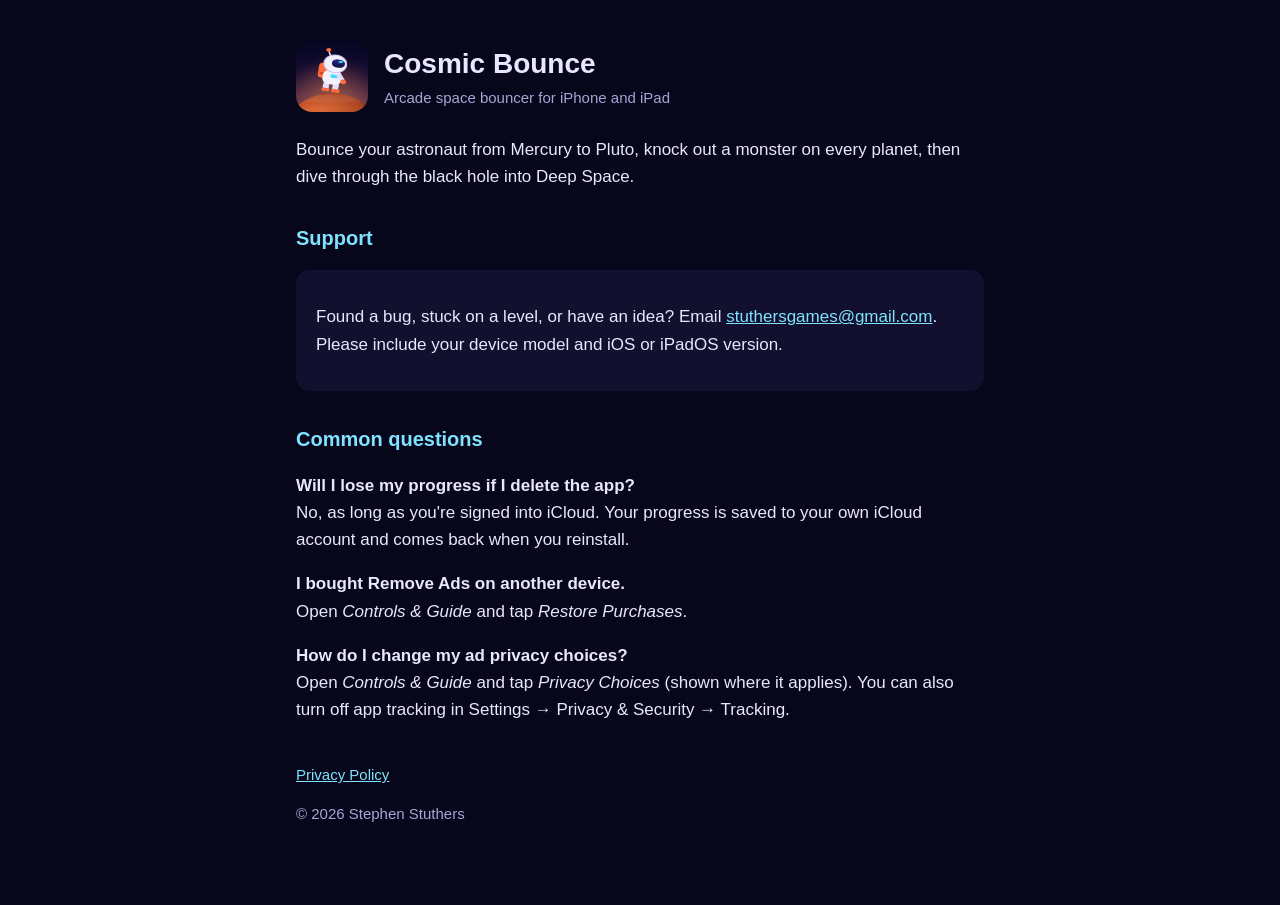
<file: index.html>
<!doctype html>
<html lang="en">
<head>
<meta charset="utf-8">
<meta name="viewport" content="width=device-width, initial-scale=1">
<title>Cosmic Bounce: Support</title>
<meta name="description" content="Support and contact for Cosmic Bounce, an arcade space bouncer for iPhone and iPad.">
<link rel="stylesheet" href="style.css">
<link rel="icon" href="icon.png">
</head>
<body>
<main>
  <header>
    <img src="icon.png" alt="Cosmic Bounce app icon">
    <div>
      <h1>Cosmic Bounce</h1>
      <div class="muted">Arcade space bouncer for iPhone and iPad</div>
    </div>
  </header>

  <p>Bounce your astronaut from Mercury to Pluto, knock out a monster on every planet, then dive through the black hole into Deep Space.</p>

  <h2>Support</h2>
  <div class="card">
    <p>Found a bug, stuck on a level, or have an idea? Email <a href="mailto:stuthersgames@gmail.com">stuthersgames@gmail.com</a>. Please include your device model and iOS or iPadOS version.</p>
  </div>

  <h2>Common questions</h2>
  <p><strong>Will I lose my progress if I delete the app?</strong><br>
  No, as long as you're signed into iCloud. Your progress is saved to your own iCloud account and comes back when you reinstall.</p>

  <p><strong>I bought Remove Ads on another device.</strong><br>
  Open <em>Controls &amp; Guide</em> and tap <em>Restore Purchases</em>.</p>

  <p><strong>How do I change my ad privacy choices?</strong><br>
  Open <em>Controls &amp; Guide</em> and tap <em>Privacy Choices</em> (shown where it applies). You can also turn off app tracking in Settings &rarr; Privacy &amp; Security &rarr; Tracking.</p>

  <nav>
    <a href="privacy.html">Privacy Policy</a>
  </nav>
  <p class="muted">&copy; 2026 Stephen Stuthers</p>
</main>
</body>
</html>
</file>
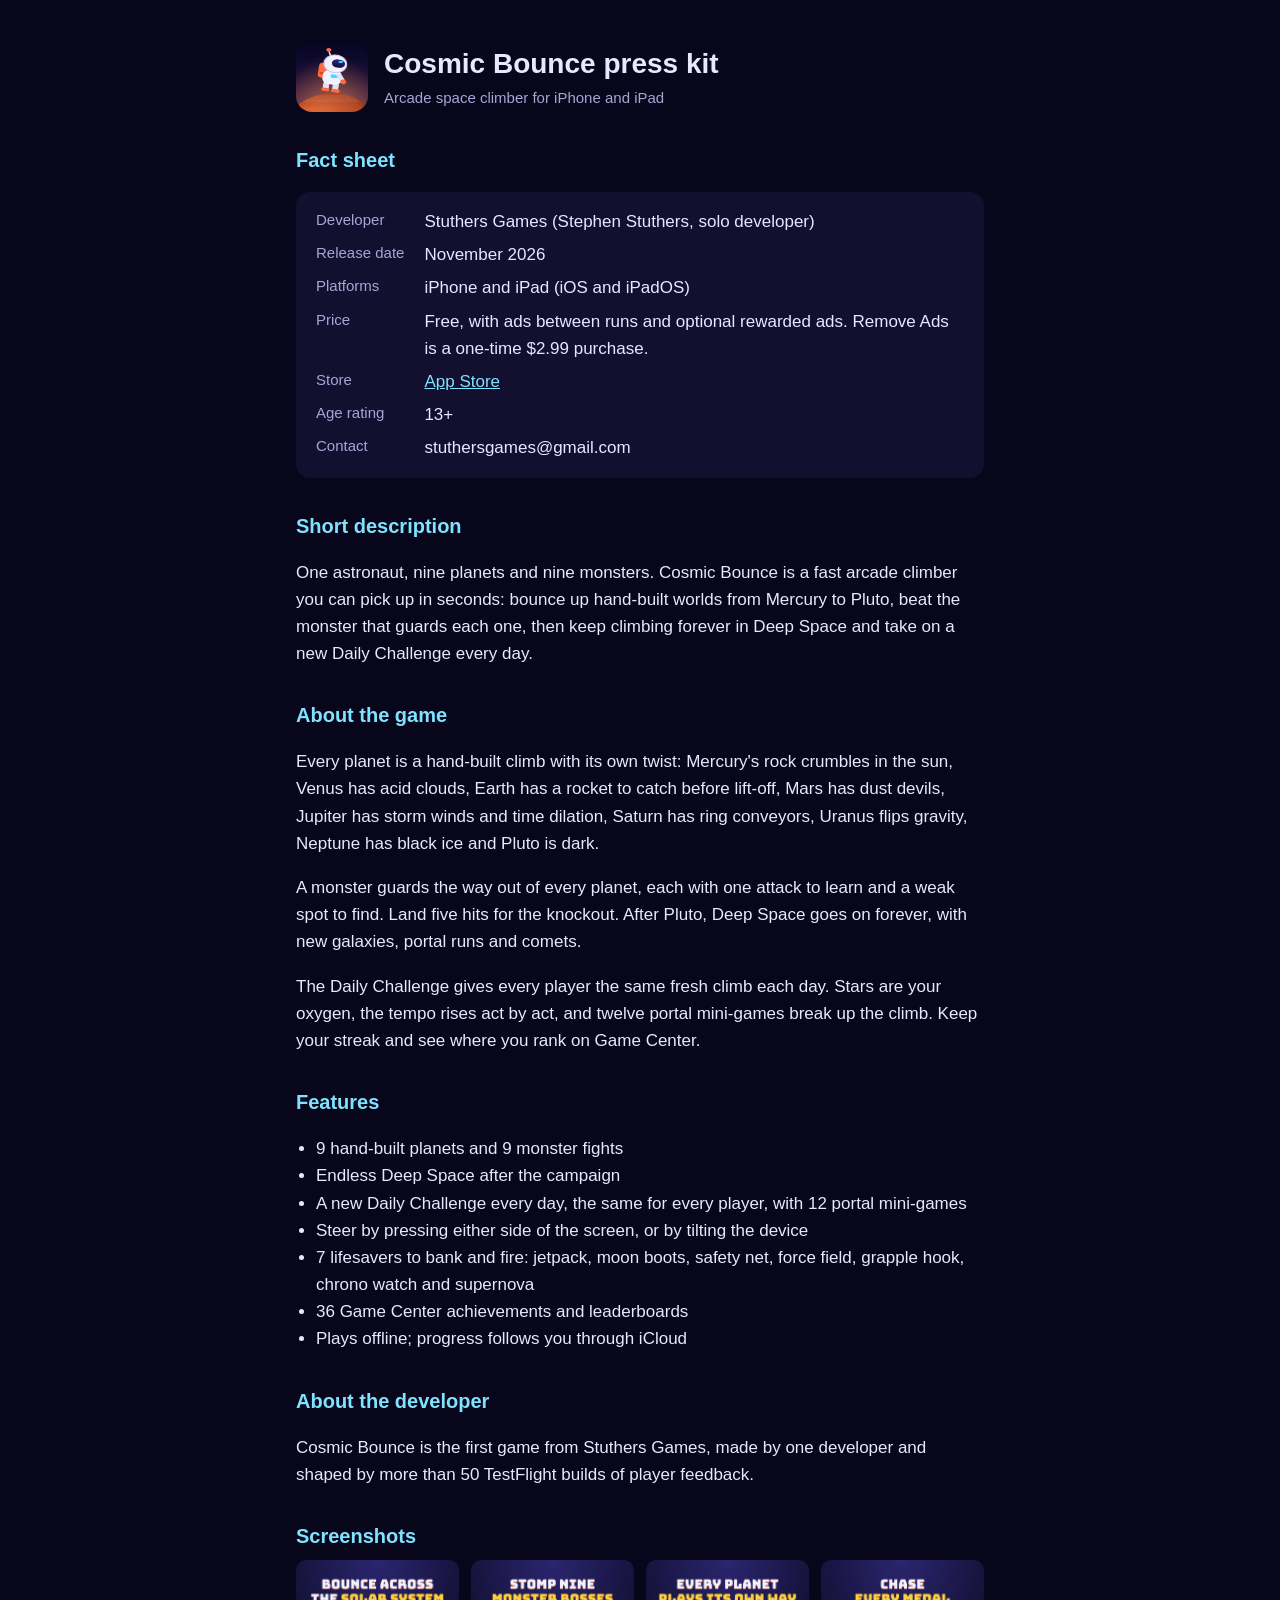
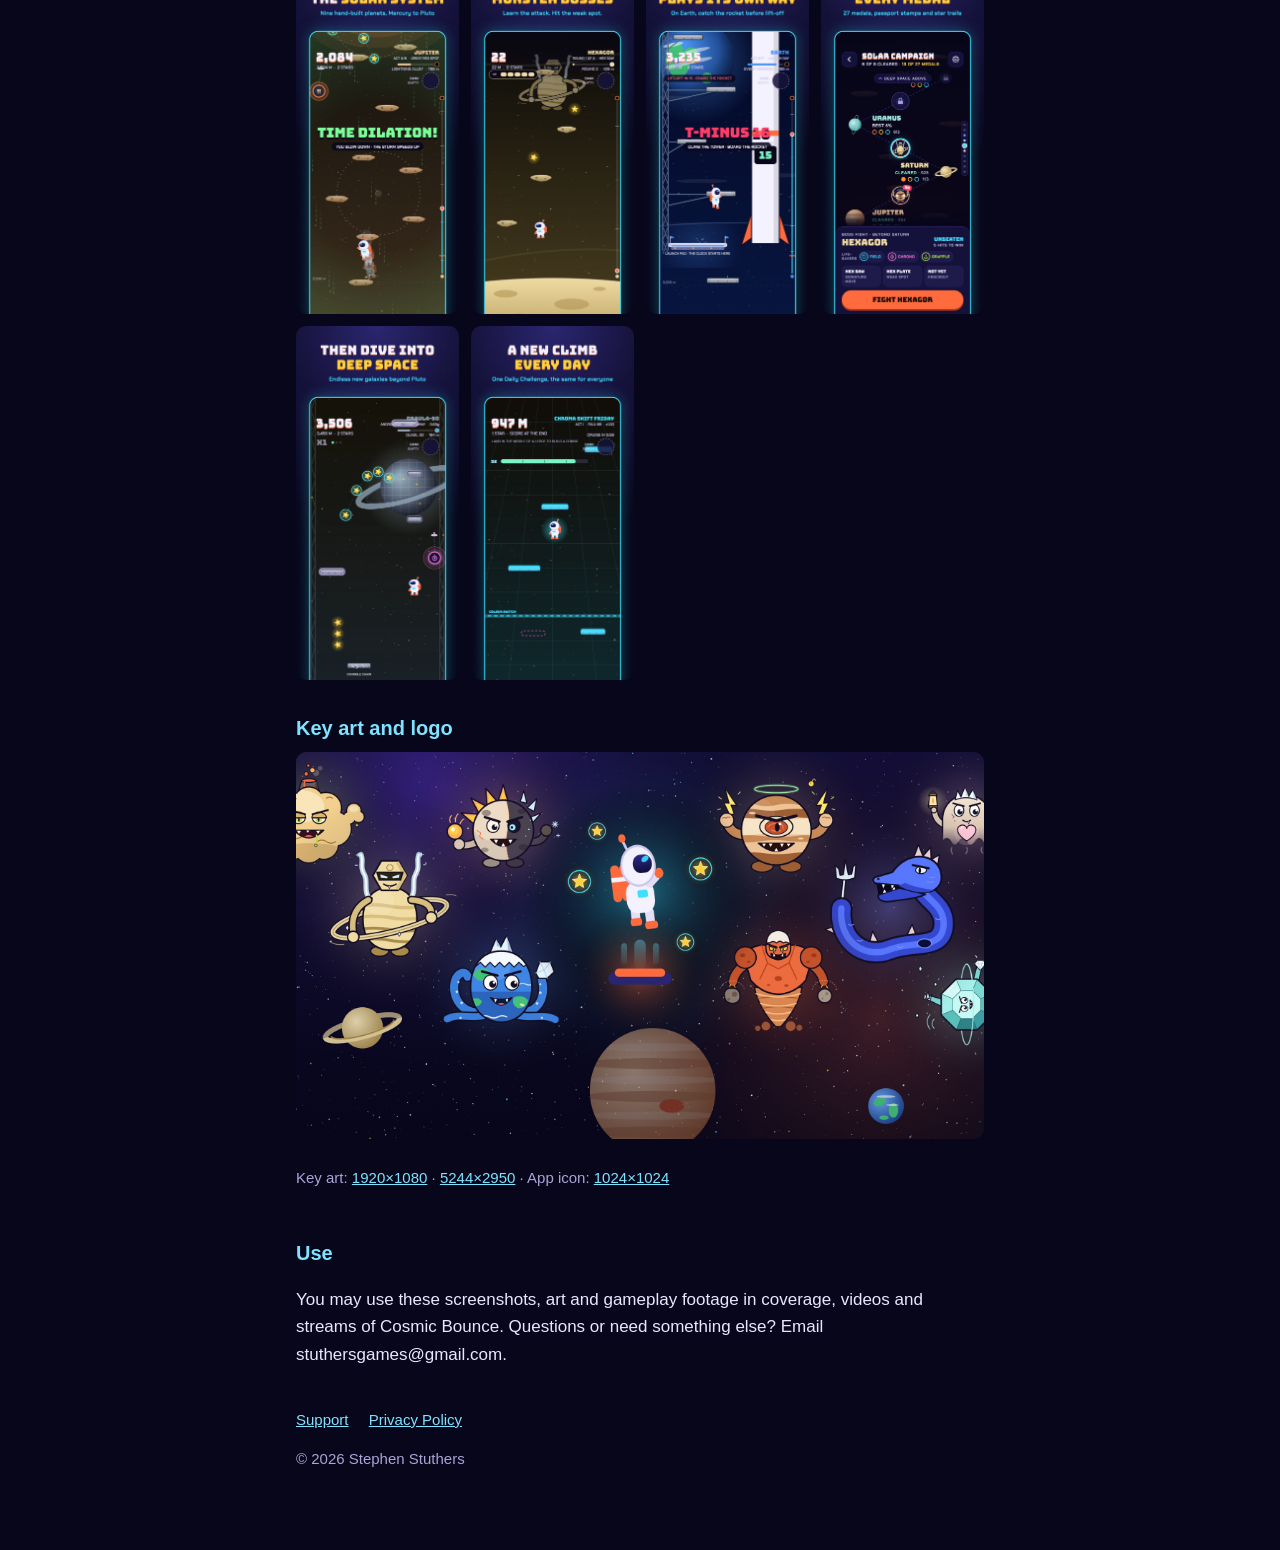
<file: presskit.html>
<!doctype html>
<html lang="en">
<head>
<meta charset="utf-8">
<meta name="viewport" content="width=device-width, initial-scale=1">
<title>Cosmic Bounce: Press Kit</title>
<meta name="description" content="Press kit for Cosmic Bounce, an arcade space climber for iPhone and iPad by a solo developer: facts, description, screenshots, key art and contact.">
<link rel="stylesheet" href="style.css">
<link rel="icon" href="icon.png">
<style>
  dl { display: grid; grid-template-columns: max-content 1fr; gap: 6px 20px; margin: 0; }
  dt { color: var(--muted); font-size: 15px; }
  dd { margin: 0; }
  .shots { display: grid; grid-template-columns: repeat(auto-fill, minmax(150px, 1fr)); gap: 12px; }
  .shots a { display: block; }
  .shots img, .art img { width: 100%; border-radius: 10px; display: block; }
  .art { display: grid; gap: 12px; }
  ul { padding-left: 20px; }
  @media (max-width: 480px) { dl { grid-template-columns: 1fr; } dt { margin-top: 8px; } }
</style>
</head>
<body>
<main>
  <header>
    <img src="icon.png" alt="Cosmic Bounce app icon">
    <div>
      <h1>Cosmic Bounce press kit</h1>
      <div class="muted">Arcade space climber for iPhone and iPad</div>
    </div>
  </header>

  <h2>Fact sheet</h2>
  <div class="card">
    <dl>
      <dt>Developer</dt><dd>Stuthers Games (Stephen Stuthers, solo developer)</dd>
      <dt>Release date</dt><dd>November 2026</dd>
      <dt>Platforms</dt><dd>iPhone and iPad (iOS and iPadOS)</dd>
      <dt>Price</dt><dd>Free, with ads between runs and optional rewarded ads. Remove Ads is a one-time $2.99 purchase.</dd>
      <dt>Store</dt><dd><a href="https://apps.apple.com/app/id6816487274">App Store</a></dd>
      <dt>Age rating</dt><dd>13+</dd>
      <dt>Contact</dt><dd>stuthersgames@gmail.com</dd>
    </dl>
  </div>

  <h2>Short description</h2>
  <p>One astronaut, nine planets and nine monsters. Cosmic Bounce is a fast arcade climber you can pick up in seconds: bounce up hand-built worlds from Mercury to Pluto, beat the monster that guards each one, then keep climbing forever in Deep Space and take on a new Daily Challenge every day.</p>

  <h2>About the game</h2>
  <p>Every planet is a hand-built climb with its own twist: Mercury's rock crumbles in the sun, Venus has acid clouds, Earth has a rocket to catch before lift-off, Mars has dust devils, Jupiter has storm winds and time dilation, Saturn has ring conveyors, Uranus flips gravity, Neptune has black ice and Pluto is dark.</p>
  <p>A monster guards the way out of every planet, each with one attack to learn and a weak spot to find. Land five hits for the knockout. After Pluto, Deep Space goes on forever, with new galaxies, portal runs and comets.</p>
  <p>The Daily Challenge gives every player the same fresh climb each day. Stars are your oxygen, the tempo rises act by act, and twelve portal mini-games break up the climb. Keep your streak and see where you rank on Game Center.</p>

  <h2>Features</h2>
  <ul>
    <li>9 hand-built planets and 9 monster fights</li>
    <li>Endless Deep Space after the campaign</li>
    <li>A new Daily Challenge every day, the same for every player, with 12 portal mini-games</li>
    <li>Steer by pressing either side of the screen, or by tilting the device</li>
    <li>7 lifesavers to bank and fire: jetpack, moon boots, safety net, force field, grapple hook, chrono watch and supernova</li>
    <li>36 Game Center achievements and leaderboards</li>
    <li>Plays offline; progress follows you through iCloud</li>
  </ul>

  <h2>About the developer</h2>
  <p>Cosmic Bounce is the first game from Stuthers Games, made by one developer and shaped by more than 50 TestFlight builds of player feedback.</p>

  <h2>Screenshots</h2>
  <div class="shots">
    <a href="presskit/iphone-01-solar-system.jpg"><img src="presskit/iphone-01-solar-system.jpg" alt="Bouncing across Jupiter"></a>
    <a href="presskit/iphone-02-monsters.jpg"><img src="presskit/iphone-02-monsters.jpg" alt="The Hexagor fight on Saturn"></a>
    <a href="presskit/iphone-03-set-pieces.jpg"><img src="presskit/iphone-03-set-pieces.jpg" alt="Earth's launch countdown"></a>
    <a href="presskit/iphone-04-medals.jpg"><img src="presskit/iphone-04-medals.jpg" alt="The planet map with medals"></a>
    <a href="presskit/iphone-05-deep-space.jpg"><img src="presskit/iphone-05-deep-space.jpg" alt="Deep Space"></a>
    <a href="presskit/iphone-06-daily.jpg"><img src="presskit/iphone-06-daily.jpg" alt="The Daily Challenge"></a>
  </div>

  <h2>Key art and logo</h2>
  <div class="art">
    <a href="presskit/key-art-1920x1080.jpg"><img src="presskit/key-art-1920x1080.jpg" alt="Cosmic Bounce key art: the astronaut surrounded by the nine monsters"></a>
    <p class="muted">Key art: <a href="presskit/key-art-1920x1080.jpg">1920×1080</a> · <a href="presskit/key-art-5244x2950.jpg">5244×2950</a> · App icon: <a href="presskit/icon-1024.png">1024×1024</a></p>
  </div>

  <h2>Use</h2>
  <p>You may use these screenshots, art and gameplay footage in coverage, videos and streams of Cosmic Bounce. Questions or need something else? Email stuthersgames@gmail.com.</p>

  <nav>
    <a href="index.html">Support</a>
    <a href="privacy.html">Privacy Policy</a>
  </nav>
  <p class="muted">&copy; 2026 Stephen Stuthers</p>
</main>
</body>
</html>
</file>
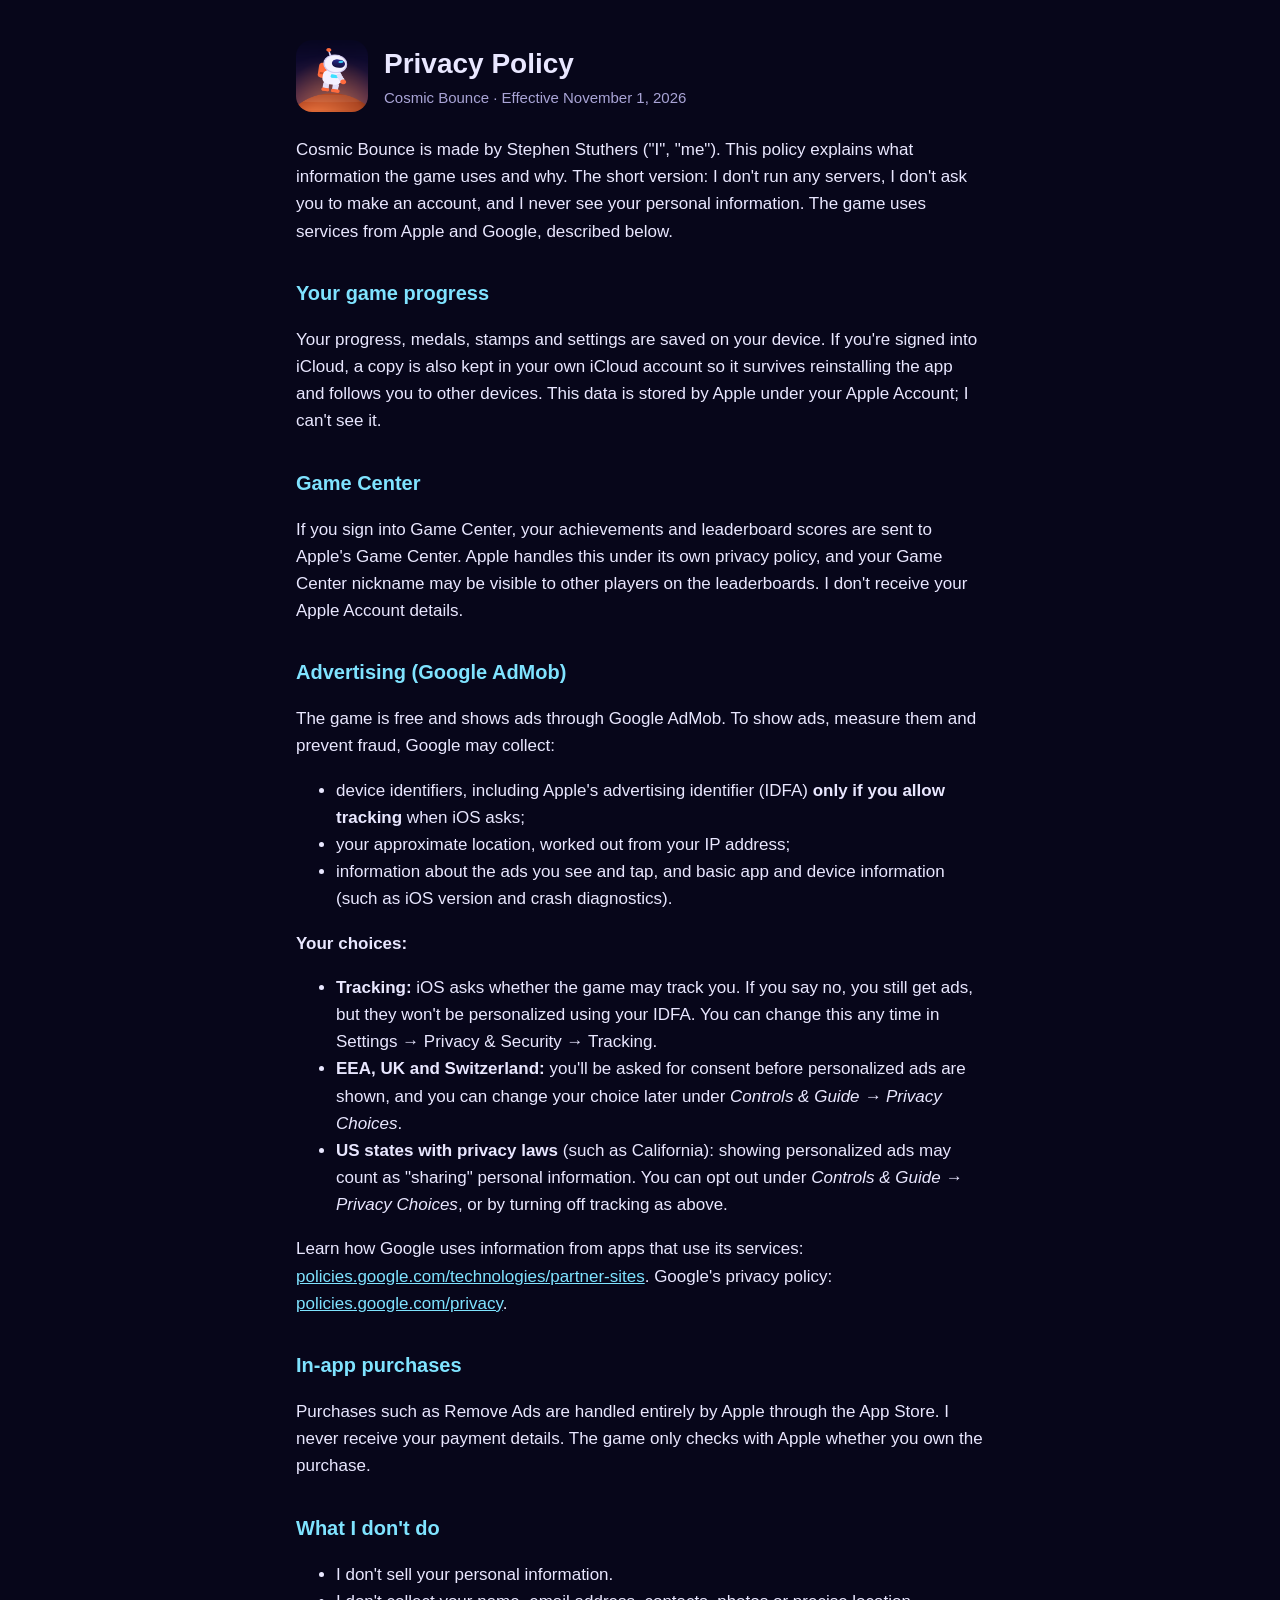
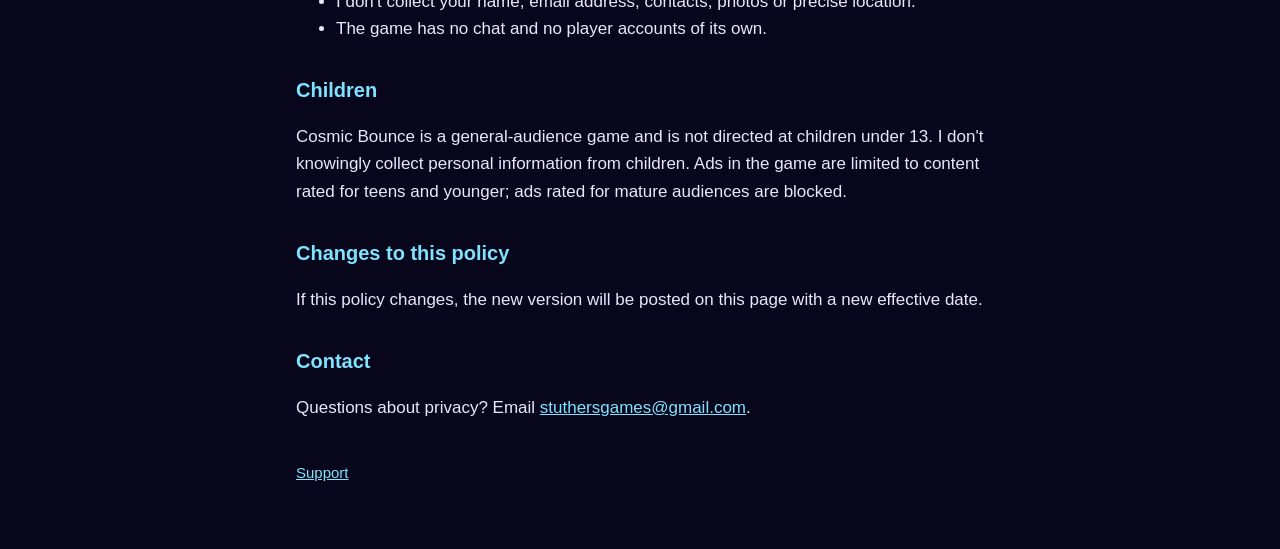
<file: privacy.html>
<!doctype html>
<html lang="en">
<head>
<meta charset="utf-8">
<meta name="viewport" content="width=device-width, initial-scale=1">
<title>Cosmic Bounce: Privacy Policy</title>
<meta name="description" content="Privacy policy for Cosmic Bounce, a game for iPhone and iPad.">
<link rel="stylesheet" href="style.css">
<link rel="icon" href="icon.png">
</head>
<body>
<main>
  <header>
    <img src="icon.png" alt="Cosmic Bounce app icon">
    <div>
      <h1>Privacy Policy</h1>
      <div class="muted">Cosmic Bounce &middot; Effective November 1, 2026</div>
    </div>
  </header>

  <p>Cosmic Bounce is made by Stephen Stuthers ("I", "me"). This policy explains what information the game uses and why. The short version: I don't run any servers, I don't ask you to make an account, and I never see your personal information. The game uses services from Apple and Google, described below.</p>

  <h2>Your game progress</h2>
  <p>Your progress, medals, stamps and settings are saved on your device. If you're signed into iCloud, a copy is also kept in your own iCloud account so it survives reinstalling the app and follows you to other devices. This data is stored by Apple under your Apple Account; I can't see it.</p>

  <h2>Game Center</h2>
  <p>If you sign into Game Center, your achievements and leaderboard scores are sent to Apple's Game Center. Apple handles this under its own privacy policy, and your Game Center nickname may be visible to other players on the leaderboards. I don't receive your Apple Account details.</p>

  <h2>Advertising (Google AdMob)</h2>
  <p>The game is free and shows ads through Google AdMob. To show ads, measure them and prevent fraud, Google may collect:</p>
  <ul>
    <li>device identifiers, including Apple's advertising identifier (IDFA) <strong>only if you allow tracking</strong> when iOS asks;</li>
    <li>your approximate location, worked out from your IP address;</li>
    <li>information about the ads you see and tap, and basic app and device information (such as iOS version and crash diagnostics).</li>
  </ul>
  <p><strong>Your choices:</strong></p>
  <ul>
    <li><strong>Tracking:</strong> iOS asks whether the game may track you. If you say no, you still get ads, but they won't be personalized using your IDFA. You can change this any time in Settings &rarr; Privacy &amp; Security &rarr; Tracking.</li>
    <li><strong>EEA, UK and Switzerland:</strong> you'll be asked for consent before personalized ads are shown, and you can change your choice later under <em>Controls &amp; Guide &rarr; Privacy Choices</em>.</li>
    <li><strong>US states with privacy laws</strong> (such as California): showing personalized ads may count as "sharing" personal information. You can opt out under <em>Controls &amp; Guide &rarr; Privacy Choices</em>, or by turning off tracking as above.</li>
  </ul>
  <p>Learn how Google uses information from apps that use its services: <a href="https://policies.google.com/technologies/partner-sites">policies.google.com/technologies/partner-sites</a>. Google's privacy policy: <a href="https://policies.google.com/privacy">policies.google.com/privacy</a>.</p>

  <h2>In-app purchases</h2>
  <p>Purchases such as Remove Ads are handled entirely by Apple through the App Store. I never receive your payment details. The game only checks with Apple whether you own the purchase.</p>

  <h2>What I don't do</h2>
  <ul>
    <li>I don't sell your personal information.</li>
    <li>I don't collect your name, email address, contacts, photos or precise location.</li>
    <li>The game has no chat and no player accounts of its own.</li>
  </ul>

  <h2>Children</h2>
  <p>Cosmic Bounce is a general-audience game and is not directed at children under 13. I don't knowingly collect personal information from children. Ads in the game are limited to content rated for teens and younger; ads rated for mature audiences are blocked.</p>

  <h2>Changes to this policy</h2>
  <p>If this policy changes, the new version will be posted on this page with a new effective date.</p>

  <h2>Contact</h2>
  <p>Questions about privacy? Email <a href="mailto:stuthersgames@gmail.com">stuthersgames@gmail.com</a>.</p>

  <nav>
    <a href="index.html">Support</a>
  </nav>
</main>
</body>
</html>
</file>
<file: style.css>
:root { --bg: #07061A; --card: #12102E; --text: #E9E7FF; --muted: #A9A4D6; --accent: #7FE3FF; }
* { box-sizing: border-box; }
body { margin: 0; background: var(--bg); color: var(--text); font: 17px/1.6 -apple-system, BlinkMacSystemFont, "Segoe UI", Roboto, sans-serif; }
main { max-width: 720px; margin: 0 auto; padding: 40px 16px 64px; }
header { display: flex; align-items: center; gap: 16px; margin-bottom: 24px; }
header img { width: 72px; height: 72px; border-radius: 16px; }
h1 { font-size: 28px; margin: 0; }
h2 { font-size: 20px; margin: 32px 0 8px; color: var(--accent); }
p, li { color: var(--text); }
.muted { color: var(--muted); font-size: 15px; }
a { color: var(--accent); }
.card { background: var(--card); border-radius: 14px; padding: 16px 20px; margin: 16px 0; }
nav { margin-top: 40px; font-size: 15px; }
nav a { margin-right: 16px; }
</file>
